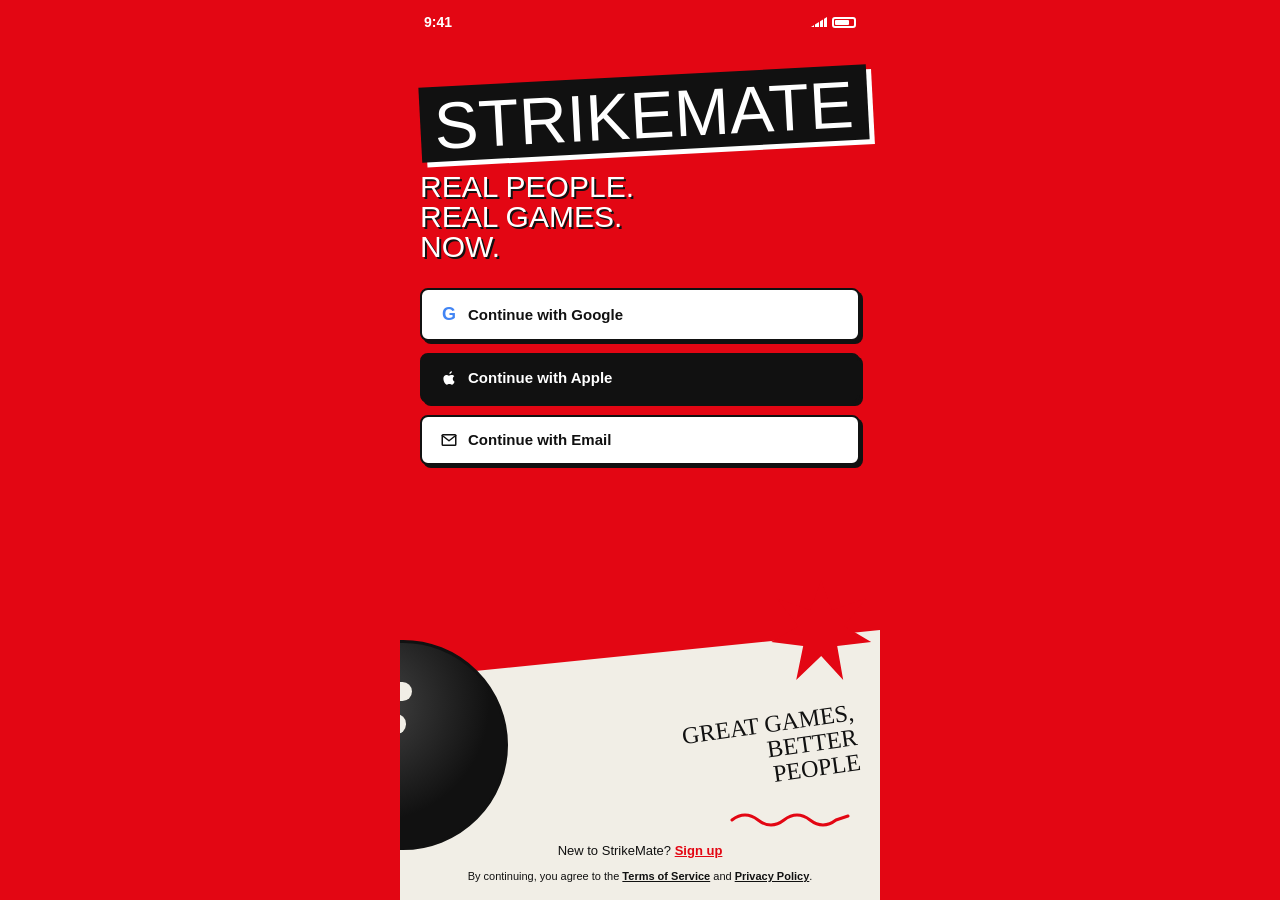
<file: index.html>
<!DOCTYPE html>
<html lang="en">
<head>
<meta charset="UTF-8">
<meta http-equiv="refresh" content="0; url=wireframes/01-login.html">
<title>StrikeMate</title>
</head>
<body>
<a href="wireframes/01-login.html">Open StrikeMate</a>
</body>
</html>
</file>
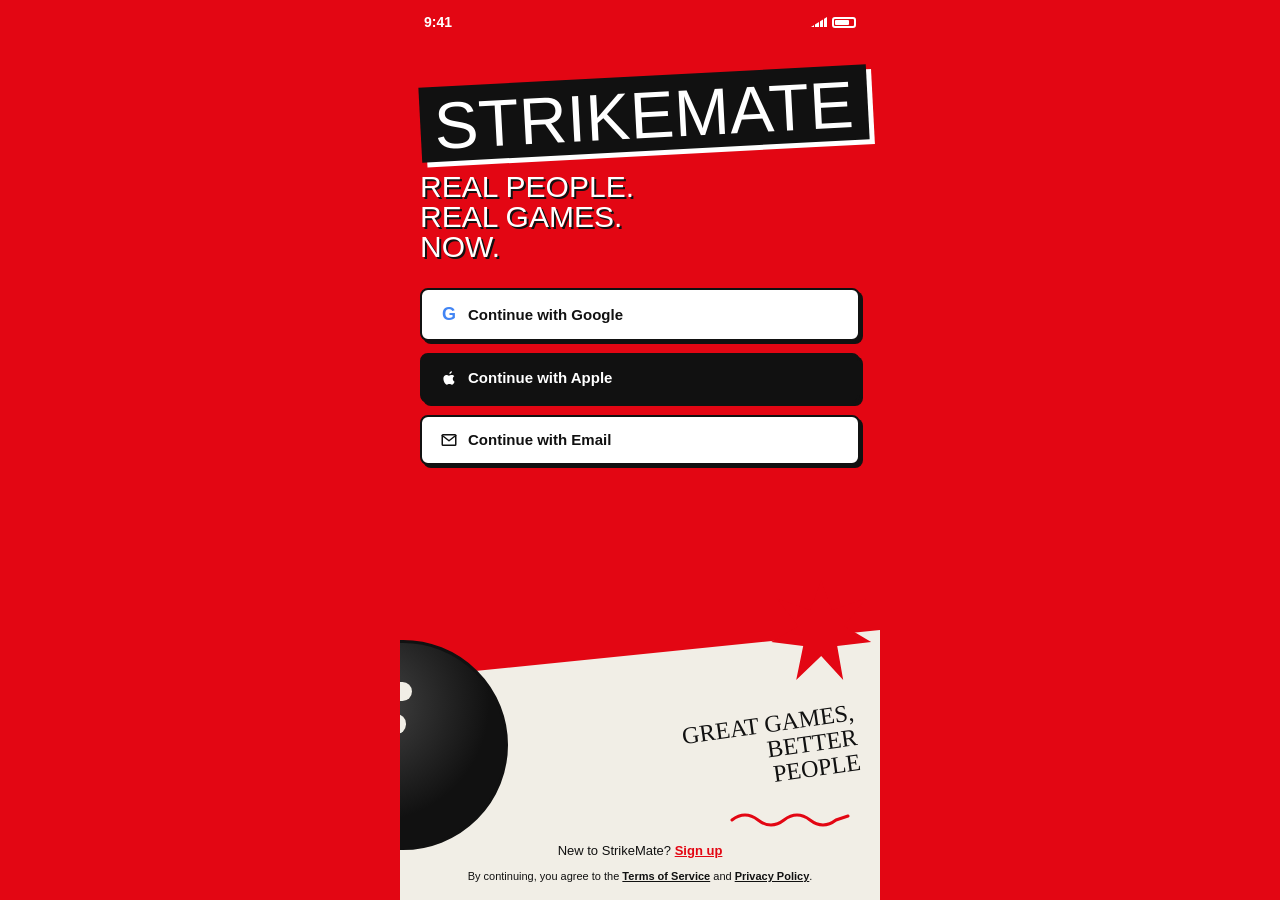
<file: wireframes/01-login.html>
<!DOCTYPE html>
<html lang="en">
<head>
<meta charset="UTF-8">
<meta name="viewport" content="width=device-width, initial-scale=1, viewport-fit=cover">
<meta name="theme-color" content="#E30613">
<meta name="apple-mobile-web-app-capable" content="yes">
<meta name="apple-mobile-web-app-status-bar-style" content="black-translucent">
<link rel="stylesheet" href="style.css">
<style>
  .content { overflow: visible; padding-left: max(20px, env(safe-area-inset-left)); padding-right: max(20px, env(safe-area-inset-right)); }

  .logo { display: inline-block; background: var(--ink); color: var(--white); font-size: clamp(44px, 15.5vw, 66px); padding: 8px 14px 4px; transform: rotate(-3deg); margin-top: clamp(14px, 3.5dvh, 34px); box-shadow: 5px 5px 0 var(--white); }
  .tagline { font-family: var(--display); font-size: clamp(22px, 7vw, 30px); color: var(--white); text-transform: uppercase; line-height: 1; margin-top: clamp(12px, 2.4dvh, 22px); text-shadow: 2px 2px 0 var(--ink); }
  .loc { display: inline-flex; align-items: center; gap: 6px; background: var(--white); border: 2px solid var(--ink); border-radius: 999px; padding: 5px 12px; font-size: 12px; font-weight: 700; margin-top: clamp(10px, 2dvh, 18px); }
  .auth { display: flex; flex-direction: column; gap: 12px; margin-top: clamp(14px, 3dvh, 26px); position: relative; z-index: 2; }
  .auth .btn { justify-content: flex-start; padding: 14px 18px; font-size: 15px; }
  .g { font-weight: 900; font-size: 18px; color: #4285F4; width: 18px; text-align: center; }
  .bottom { position: absolute; left: 0; right: 0; bottom: 0; height: clamp(190px, 30dvh, 280px); background: var(--paper); clip-path: polygon(0 18%, 100% 0, 100% 100%, 0 100%); }
  .ball { position: absolute; left: -8vw; bottom: calc(50px + env(safe-area-inset-bottom)); width: clamp(140px, 48vw, 210px); aspect-ratio: 1; border-radius: 50%; background: radial-gradient(circle at 35% 30%, #444, #111 60%); border: 3px solid var(--ink); }
  .ball i { position: absolute; width: 9.5%; aspect-ratio: 1; border-radius: 50%; background: var(--paper); }
  .burst { position: absolute; left: 29vw; bottom: calc(clamp(140px, 48vw, 210px) + 10px + env(safe-area-inset-bottom)); width: clamp(70px, 24vw, 100px); aspect-ratio: 1; background: var(--red); clip-path: polygon(50% 0, 61% 30%, 95% 18%, 73% 46%, 100% 62%, 66% 66%, 72% 100%, 50% 76%, 25% 100%, 32% 66%, 0 62%, 27% 46%, 5% 18%, 39% 30%); }
  .slogan { position: absolute; right: 22px; bottom: calc(112px + env(safe-area-inset-bottom)); font-family: var(--hand); font-size: clamp(18px, 5.8vw, 24px); line-height: 1.05; transform: rotate(-8deg); text-align: right; }
  .wave { right: 30px; bottom: calc(72px + env(safe-area-inset-bottom)); }
  .register { position: absolute; left: 0; right: 0; bottom: calc(42px + env(safe-area-inset-bottom)); color: var(--ink); text-align: center; font-size: 13px; }
  .register b { color: var(--red); text-decoration: underline; }
  .terms { position: absolute; left: 0; right: 0; bottom: calc(18px + env(safe-area-inset-bottom)); text-align: center; font-size: 11px; padding: 0 20px; }

  /* Short screens (e.g. iPhone SE) */
  @media (max-height: 700px) {
    .tagline br:last-of-type { display: none; }
    .ball, .burst { display: none; }
    .slogan { bottom: calc(60px + env(safe-area-inset-bottom)); }
    .wave { display: none; }
  }
</style>
</head>
<body class="red">
<div class="screen">
  <div class="status" style="color:#fff"><span>9:41</span><span class="icons"><span class="sig"></span><span class="bat"></span></span></div>

  <img src="assets/qubica-logo.png" alt="Qubica" style="position:absolute;right:26px;top:70px;width:64px;height:auto">

  <div class="content">
    <div class="display logo">StrikeMate</div>
    <div class="tagline">Real people.<br>Real games.<br>Now.</div>
    <div class="auth">
      <div class="btn" onclick="location.href='02-community.html'"><span class="g">G</span>Continue with Google</div>
      <div class="btn black" onclick="location.href='02-community.html'"><svg class="i" viewBox="0 0 24 24" style="fill:#fff;stroke:none"><path d="M16 3c0 2-1.6 3.6-3.4 3.5C12.4 4.6 14.1 3 16 3zM19.5 17c-.8 1.9-2 4-3.6 4-1.4 0-1.8-.9-3.4-.9s-2.1.9-3.4.9C7.3 21 4.5 16.7 4.5 12.8c0-3 2-4.8 3.9-4.8 1.4 0 2.4.9 3.5.9 1 0 2.3-1 3.9-.9 1.3 0 2.6.7 3.3 1.8-3 1.7-2.4 6 .4 7.2z"/></svg>Continue with Apple</div>
      <div class="btn" onclick="location.href='02-community.html'"><svg class="i" viewBox="0 0 24 24"><rect x="3" y="5" width="18" height="14" rx="1"/><path d="M3 6l9 7 9-7"/></svg>Continue with Email</div>
    </div>
  </div>

  <div class="bottom"></div>
  <div class="burst"></div>
  <div class="ball"><i style="left:30%;top:23%"></i><i style="left:45%;top:19%"></i><i style="left:42%;top:35%"></i></div>
  <div class="slogan">GREAT GAMES,<br>BETTER<br>PEOPLE</div>
  <svg class="scribble wave" width="120" height="20" viewBox="0 0 120 20"><path d="M2 12 Q 15 2 28 12 T 54 12 T 80 12 T 106 12 L 118 8"/></svg>
  <div class="register">New to StrikeMate? <b>Sign up</b></div>
  <div class="terms">By continuing, you agree to the <b><u>Terms of Service</u></b> and <b><u>Privacy Policy</u></b>.</div>
</div>
</body>
</html>
</file>
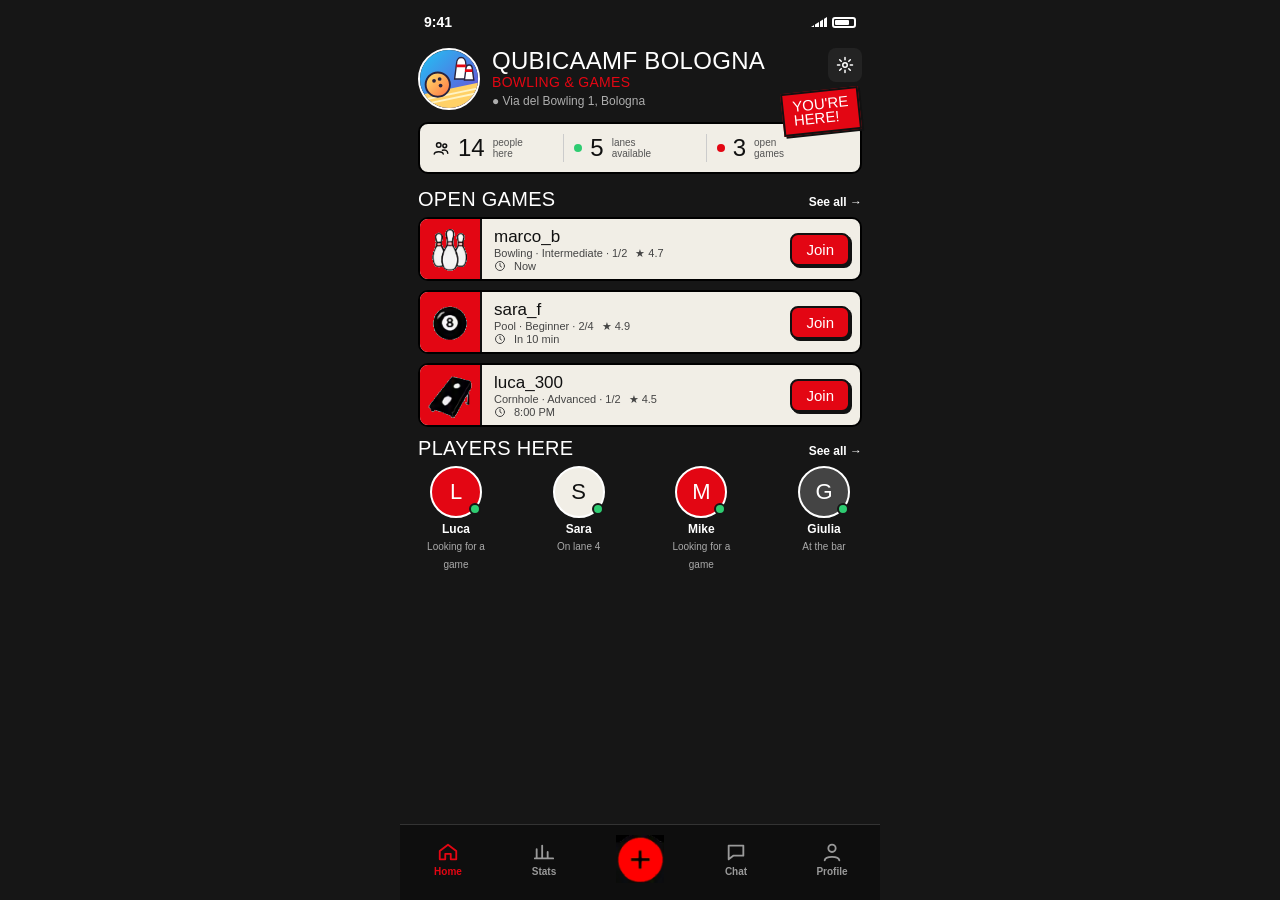
<file: wireframes/02-community.html>
<!DOCTYPE html>
<html lang="en">
<head>
<meta charset="UTF-8">
<meta name="viewport" content="width=device-width, initial-scale=1, viewport-fit=cover">
<meta name="theme-color" content="#161616">
<link rel="stylesheet" href="style.css">
<style>
  .venue { display: flex; gap: 12px; align-items: center; padding: 4px 18px 0; position: relative; }
  .venue-img { width: 62px; height: 62px; border-radius: 50%; border: 2px solid var(--white); overflow: hidden; flex-shrink: 0; }
  .venue-img svg { display: block; width: 100%; height: 100%; }
  .gear { position: absolute; right: 18px; top: 4px; width: 34px; height: 34px; border-radius: 8px; background: var(--dark-2); display: flex; align-items: center; justify-content: center; }
  .venue .sticker { right: 20px; top: 46px; font-size: 15px; }
  .tabs { display: flex; margin: 16px 18px 0; background: var(--dark-2); border-radius: 8px; padding: 3px; }
  .tabs div { flex: 1; text-align: center; padding: 7px; font-size: 12px; font-weight: 700; border-radius: 6px; color: #bbb; }
  .tabs .on { background: var(--red); color: var(--white); }
  .stats { display: flex; padding: 10px 12px; margin-top: 12px; }
  .stats > div { flex: 1; display: flex; gap: 8px; align-items: center; }
  .stats > div + div { border-left: 1px solid #ccc; padding-left: 10px; }
  .stats .n { font-family: var(--display); font-size: 24px; }
  .stats .t { font-size: 10px; line-height: 1.15; color: #555; }
  .game { display: flex; align-items: center; gap: 12px; padding: 0 10px 0 0; margin-bottom: 9px; overflow: hidden; height: 64px; }
  .game .ic { width: 62px; align-self: stretch; display: flex; align-items: center; justify-content: center; border-right: 2px solid var(--ink); }
  .game .ic.r { background: var(--red); } .game .ic.k { background: var(--red); } .game .ic.p { background: var(--red); }
  .game .ic svg { width: 30px; height: 30px; stroke: var(--white); }
  .game .ic img { width: 100%; height: 100%; object-fit: cover; }
  .game .info { flex: 1; }
  .game .name { font-family: var(--display); font-size: 17px; }
  .game .meta { font-size: 11px; color: #444; display: flex; gap: 8px; align-items: center; }
  .game .meta svg.i { width: 12px; height: 12px; }
  .people { display: flex; justify-content: space-between; }
  .person { text-align: center; width: 76px; }
  .person .av { width: 52px; height: 52px; margin: 0 auto 4px; border-radius: 50%; border: 2px solid var(--white); position: relative; display: flex; align-items: center; justify-content: center; font-family: var(--display); font-size: 22px; }
  .person .av .dot { position: absolute; right: -1px; bottom: 1px; border: 2px solid var(--dark); width: 12px; height: 12px; }
  .person b { font-size: 12px; display: block; }
  .person span { font-size: 10px; color: #aaa; }
</style>
</head>
<body class="dark">
<div class="screen">
  <div class="status"><span>9:41</span><span class="icons"><span class="sig"></span><span class="bat"></span></span></div>

  <div class="venue">
    <div class="venue-img">
      <svg viewBox="0 0 62 62" role="img" aria-label="Colorful bowling illustration">
        <defs>
          <linearGradient id="venue-bg" x1="0" y1="0" x2="1" y2="1"><stop stop-color="#20C4F4"/><stop offset="1" stop-color="#7145D6"/></linearGradient>
          <linearGradient id="venue-ball" x1="0" y1="0" x2="1" y2="1"><stop stop-color="#FFE66D"/><stop offset="1" stop-color="#FF7043"/></linearGradient>
        </defs>
        <rect width="62" height="62" fill="url(#venue-bg)"/>
        <path d="M0 48 62 35v27H0z" fill="#FFD166"/>
        <path d="m0 54 62-13M0 59l62-13" stroke="#FFF3C4" stroke-width="2"/>
        <g fill="#fff" stroke="#29233E" stroke-width="1.5">
          <path d="M39 15c0-4 2-7 5-7s5 3 5 7l2 16H37z"/>
          <path d="M49 21c0-3 1.5-5 3.5-5s3.5 2 3.5 5l1.5 11h-10z"/>
        </g>
        <path d="M39 17h10M48 22h8" stroke="#E30613" stroke-width="3"/>
        <circle cx="19" cy="37" r="13" fill="url(#venue-ball)" stroke="#29233E" stroke-width="2"/>
        <circle cx="15" cy="33" r="2" fill="#29233E"/>
        <circle cx="21" cy="31" r="2" fill="#29233E"/>
        <circle cx="22" cy="38" r="2" fill="#29233E"/>
      </svg>
    </div>
    <div>
      <div class="display" style="font-size:24px">QubicaAMF Bologna</div>
      <div class="display" style="font-size:14px;color:var(--red);margin-top:3px">Bowling &amp; Games</div>
      <div class="muted" style="margin-top:4px">&#9679; Via del Bowling 1, Bologna</div>
    </div>
    <div class="gear"><svg class="i" viewBox="0 0 24 24"><circle cx="12" cy="12" r="3"/><path d="M12 2v3M12 19v3M2 12h3M19 12h3M4.9 4.9l2.1 2.1M17 17l2.1 2.1M4.9 19.1L7 17M17 7l2.1-2.1"/></svg></div>
    <div class="sticker">You're<br>here!</div>
  </div>

  <div class="content">
    <div class="card stats">
      <div><svg class="i" viewBox="0 0 24 24"><circle cx="9" cy="8" r="3"/><circle cx="17" cy="9" r="2.5"/><path d="M3 20c.5-4 11.5-4 12 0M14 15c3-1 7 0 7 4"/></svg><span class="n">14</span><span class="t">people<br>here</span></div>
      <div><span class="dot green"></span><span class="n">5</span><span class="t">lanes<br>available</span></div>
      <div><span class="dot"></span><span class="n">3</span><span class="t">open<br>games</span></div>
    </div>

    <div class="section-title"><span class="display">Open games</span><span class="more">See all &rarr;</span></div>

    <div class="card game">
      <div class="ic r"><img src="assets/game-pins.png" alt="Bowling pins"></div>
      <div class="info">
        <div class="name">marco_b</div>
        <div class="meta"><span>Bowling &middot; Intermediate &middot; 1/2</span><span>&#9733; 4.7</span></div>
        <div class="meta"><svg class="i" viewBox="0 0 24 24"><circle cx="12" cy="12" r="9"/><path d="M12 7v5l3 2"/></svg>Now</div>
      </div>
      <div class="btn join" onclick="location.href='08-join.html'">Join</div>
    </div>

    <div class="card game">
      <div class="ic k"><img src="assets/game-eight-ball.png" alt="Eight ball"></div>
      <div class="info">
        <div class="name">sara_f</div>
        <div class="meta"><span>Pool &middot; Beginner &middot; 2/4</span><span>&#9733; 4.9</span></div>
        <div class="meta"><svg class="i" viewBox="0 0 24 24"><circle cx="12" cy="12" r="9"/><path d="M12 7v5l3 2"/></svg>In 10 min</div>
      </div>
      <div class="btn join">Join</div>
    </div>

    <div class="card game">
      <div class="ic p"><img src="assets/game-dominoes.png" alt="Dominoes"></div>
      <div class="info">
        <div class="name">luca_300</div>
        <div class="meta"><span>Cornhole &middot; Advanced &middot; 1/2</span><span>&#9733; 4.5</span></div>
        <div class="meta"><svg class="i" viewBox="0 0 24 24"><circle cx="12" cy="12" r="9"/><path d="M12 7v5l3 2"/></svg>8:00 PM</div>
      </div>
      <div class="btn join">Join</div>
    </div>

    <div class="section-title" style="margin-top:12px"><span class="display">Players here</span><span class="more">See all &rarr;</span></div>
    <div class="people">
      <div class="person"><div class="av" style="background:var(--red)">L<span class="dot green"></span></div><b>Luca</b><span>Looking for a game</span></div>
      <div class="person"><div class="av" style="background:var(--paper);color:var(--ink)">S<span class="dot green"></span></div><b>Sara</b><span>On lane 4</span></div>
      <div class="person"><div class="av" style="background:var(--red)">M<span class="dot green"></span></div><b>Mike</b><span>Looking for a game</span></div>
      <div class="person"><div class="av" style="background:#444">G<span class="dot green"></span></div><b>Giulia</b><span>At the bar</span></div>
    </div>
  </div>

  <div class="nav">
    <div class="on"><svg class="i" viewBox="0 0 24 24"><path d="M3 11l9-7 9 7v9h-6v-6H9v6H3z"/></svg>Home</div>
    <div><svg class="i" viewBox="0 0 24 24"><path d="M4 19V9M10 19V5M16 19v-7M22 19H2"/></svg>Stats</div>
    <div class="plus" onclick="location.href='03-create.html'"><img src="assets/create-button.png" alt="Create a new game"></div>
    <div><svg class="i" viewBox="0 0 24 24"><path d="M4 5h16v11H9l-5 4z"/></svg>Chat</div>
    <div onclick="location.href='04-profile.html'"><svg class="i" viewBox="0 0 24 24"><circle cx="12" cy="8" r="4"/><path d="M4 21c1-5 15-5 16 0"/></svg>Profile</div>
  </div>
</div>
</body>
</html>
</file>
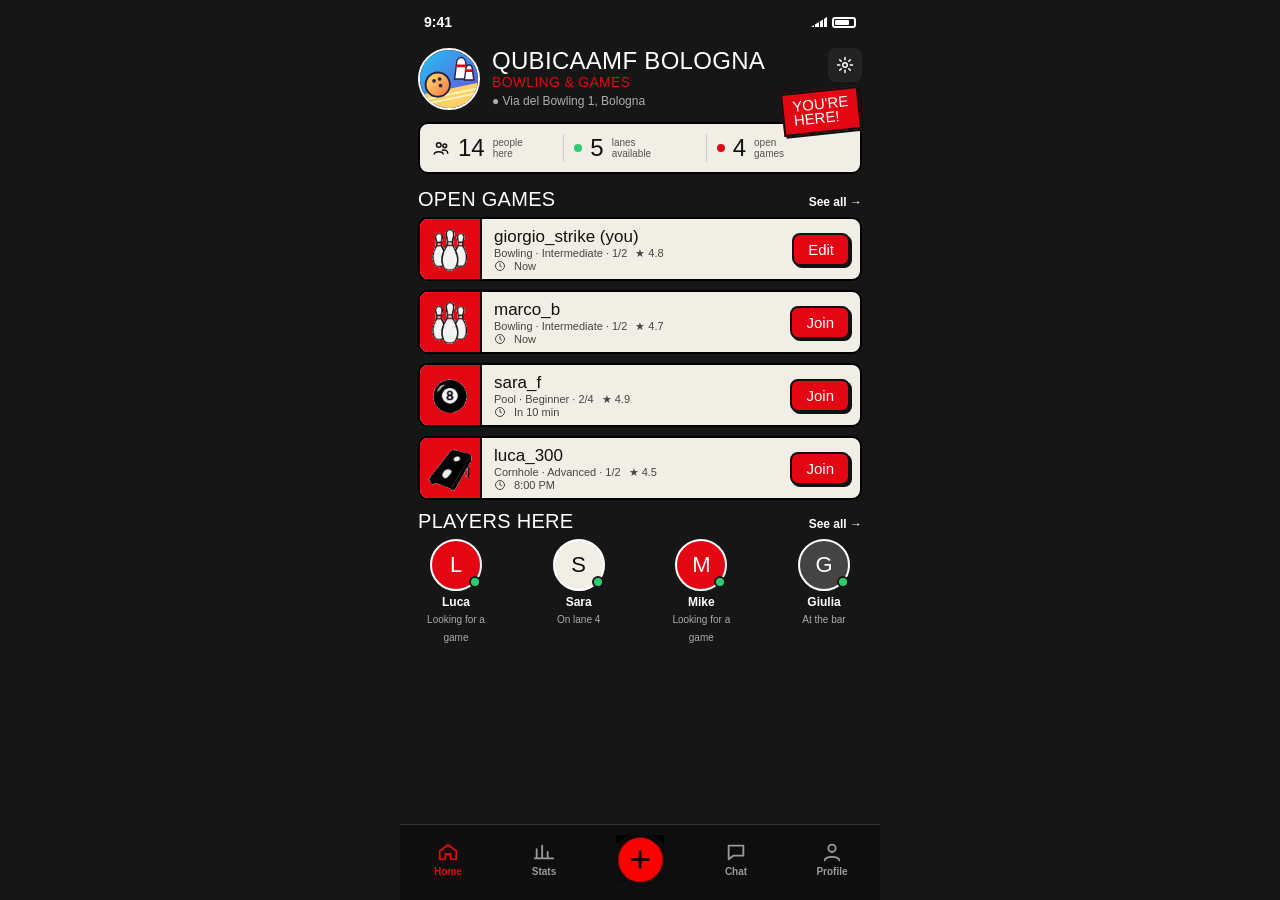
<file: wireframes/02B-community.html>
<!DOCTYPE html>
<html lang="en">
<head>
<meta charset="UTF-8">
<meta name="viewport" content="width=device-width, initial-scale=1, viewport-fit=cover">
<meta name="theme-color" content="#161616">
<link rel="stylesheet" href="style.css">
<style>
  .venue { display: flex; gap: 12px; align-items: center; padding: 4px 18px 0; position: relative; }
  .venue-img { width: 62px; height: 62px; border-radius: 50%; border: 2px solid var(--white); overflow: hidden; flex-shrink: 0; }
  .venue-img svg { display: block; width: 100%; height: 100%; }
  .gear { position: absolute; right: 18px; top: 4px; width: 34px; height: 34px; border-radius: 8px; background: var(--dark-2); display: flex; align-items: center; justify-content: center; }
  .venue .sticker { right: 20px; top: 46px; font-size: 15px; }
  .tabs { display: flex; margin: 16px 18px 0; background: var(--dark-2); border-radius: 8px; padding: 3px; }
  .tabs div { flex: 1; text-align: center; padding: 7px; font-size: 12px; font-weight: 700; border-radius: 6px; color: #bbb; }
  .tabs .on { background: var(--red); color: var(--white); }
  .stats { display: flex; padding: 10px 12px; margin-top: 12px; }
  .stats > div { flex: 1; display: flex; gap: 8px; align-items: center; }
  .stats > div + div { border-left: 1px solid #ccc; padding-left: 10px; }
  .stats .n { font-family: var(--display); font-size: 24px; }
  .stats .t { font-size: 10px; line-height: 1.15; color: #555; }
  .game { display: flex; align-items: center; gap: 12px; padding: 0 10px 0 0; margin-bottom: 9px; overflow: hidden; height: 64px; }
  .game .ic { width: 62px; align-self: stretch; display: flex; align-items: center; justify-content: center; border-right: 2px solid var(--ink); }
  .game .ic.r { background: var(--red); } .game .ic.k { background: var(--red); } .game .ic.p { background: var(--red); }
  .game .ic svg { width: 30px; height: 30px; stroke: var(--white); }
  .game .ic img { width: 100%; height: 100%; object-fit: cover; }
  .game .info { flex: 1; }
  .game .name { font-family: var(--display); font-size: 17px; }
  .game .meta { font-size: 11px; color: #444; display: flex; gap: 8px; align-items: center; }
  .game .meta svg.i { width: 12px; height: 12px; }
  .people { display: flex; justify-content: space-between; }
  .person { text-align: center; width: 76px; }
  .person .av { width: 52px; height: 52px; margin: 0 auto 4px; border-radius: 50%; border: 2px solid var(--white); position: relative; display: flex; align-items: center; justify-content: center; font-family: var(--display); font-size: 22px; }
  .person .av .dot { position: absolute; right: -1px; bottom: 1px; border: 2px solid var(--dark); width: 12px; height: 12px; }
  .person b { font-size: 12px; display: block; }
  .person span { font-size: 10px; color: #aaa; }
</style>
</head>
<body class="dark">
<div class="screen">
  <div class="status"><span>9:41</span><span class="icons"><span class="sig"></span><span class="bat"></span></span></div>

  <div class="venue">
    <div class="venue-img">
      <svg viewBox="0 0 62 62" role="img" aria-label="Colorful bowling illustration">
        <defs>
          <linearGradient id="venue-bg" x1="0" y1="0" x2="1" y2="1"><stop stop-color="#20C4F4"/><stop offset="1" stop-color="#7145D6"/></linearGradient>
          <linearGradient id="venue-ball" x1="0" y1="0" x2="1" y2="1"><stop stop-color="#FFE66D"/><stop offset="1" stop-color="#FF7043"/></linearGradient>
        </defs>
        <rect width="62" height="62" fill="url(#venue-bg)"/>
        <path d="M0 48 62 35v27H0z" fill="#FFD166"/>
        <path d="m0 54 62-13M0 59l62-13" stroke="#FFF3C4" stroke-width="2"/>
        <g fill="#fff" stroke="#29233E" stroke-width="1.5">
          <path d="M39 15c0-4 2-7 5-7s5 3 5 7l2 16H37z"/>
          <path d="M49 21c0-3 1.5-5 3.5-5s3.5 2 3.5 5l1.5 11h-10z"/>
        </g>
        <path d="M39 17h10M48 22h8" stroke="#E30613" stroke-width="3"/>
        <circle cx="19" cy="37" r="13" fill="url(#venue-ball)" stroke="#29233E" stroke-width="2"/>
        <circle cx="15" cy="33" r="2" fill="#29233E"/>
        <circle cx="21" cy="31" r="2" fill="#29233E"/>
        <circle cx="22" cy="38" r="2" fill="#29233E"/>
      </svg>
    </div>
    <div>
      <div class="display" style="font-size:24px">QubicaAMF Bologna</div>
      <div class="display" style="font-size:14px;color:var(--red);margin-top:3px">Bowling &amp; Games</div>
      <div class="muted" style="margin-top:4px">&#9679; Via del Bowling 1, Bologna</div>
    </div>
    <div class="gear"><svg class="i" viewBox="0 0 24 24"><circle cx="12" cy="12" r="3"/><path d="M12 2v3M12 19v3M2 12h3M19 12h3M4.9 4.9l2.1 2.1M17 17l2.1 2.1M4.9 19.1L7 17M17 7l2.1-2.1"/></svg></div>
    <div class="sticker">You're<br>here!</div>
  </div>

  <div class="content">
    <div class="card stats">
      <div><svg class="i" viewBox="0 0 24 24"><circle cx="9" cy="8" r="3"/><circle cx="17" cy="9" r="2.5"/><path d="M3 20c.5-4 11.5-4 12 0M14 15c3-1 7 0 7 4"/></svg><span class="n">14</span><span class="t">people<br>here</span></div>
      <div><span class="dot green"></span><span class="n">5</span><span class="t">lanes<br>available</span></div>
      <div>      <span class="dot"></span><span class="n">4</span><span class="t">open<br>games</span></div>
    </div>

    <div class="section-title"><span class="display">Open games</span><span class="more">See all &rarr;</span></div>

          <div class="card game">
            <div class="ic r"><img src="assets/game-pins.png" alt="Bowling pins"></div>
            <div class="info">
              <div class="name">giorgio_strike (you)</div>
              <div class="meta"><span>Bowling &middot; Intermediate &middot; 1/2</span><span>&#9733; 4.8</span></div>
              <div class="meta"><svg class="i" viewBox="0 0 24 24"><circle cx="12" cy="12" r="9"/><path d="M12 7v5l3 2"/></svg>Now</div>
            </div>
            <div class="btn join" onclick="location.href='05-notification.html'">Edit</div>
          </div>
    <div class="card game">
      <div class="ic r"><img src="assets/game-pins.png" alt="Bowling pins"></div>
      <div class="info">
        <div class="name">marco_b</div>
        <div class="meta"><span>Bowling &middot; Intermediate &middot; 1/2</span><span>&#9733; 4.7</span></div>
        <div class="meta"><svg class="i" viewBox="0 0 24 24"><circle cx="12" cy="12" r="9"/><path d="M12 7v5l3 2"/></svg>Now</div>
      </div>
      <div class="btn join">Join</div>
    </div>

    <div class="card game">
      <div class="ic k"><img src="assets/game-eight-ball.png" alt="Eight ball"></div>
      <div class="info">
        <div class="name">sara_f</div>
        <div class="meta"><span>Pool &middot; Beginner &middot; 2/4</span><span>&#9733; 4.9</span></div>
        <div class="meta"><svg class="i" viewBox="0 0 24 24"><circle cx="12" cy="12" r="9"/><path d="M12 7v5l3 2"/></svg>In 10 min</div>
      </div>
      <div class="btn join">Join</div>
    </div>

    <div class="card game">
      <div class="ic p"><img src="assets/game-dominoes.png" alt="Dominoes"></div>
      <div class="info">
        <div class="name">luca_300</div>
        <div class="meta"><span>Cornhole &middot; Advanced &middot; 1/2</span><span>&#9733; 4.5</span></div>
        <div class="meta"><svg class="i" viewBox="0 0 24 24"><circle cx="12" cy="12" r="9"/><path d="M12 7v5l3 2"/></svg>8:00 PM</div>
      </div>
      <div class="btn join">Join</div>
    </div>

    <div class="section-title" style="margin-top:12px"><span class="display">Players here</span><span class="more">See all &rarr;</span></div>
    <div class="people">
      <div class="person"><div class="av" style="background:var(--red)">L<span class="dot green"></span></div><b>Luca</b><span>Looking for a game</span></div>
      <div class="person"><div class="av" style="background:var(--paper);color:var(--ink)">S<span class="dot green"></span></div><b>Sara</b><span>On lane 4</span></div>
      <div class="person"><div class="av" style="background:var(--red)">M<span class="dot green"></span></div><b>Mike</b><span>Looking for a game</span></div>
      <div class="person"><div class="av" style="background:#444">G<span class="dot green"></span></div><b>Giulia</b><span>At the bar</span></div>
    </div>
  </div>

  <div class="nav">
    <div class="on"><svg class="i" viewBox="0 0 24 24"><path d="M3 11l9-7 9 7v9h-6v-6H9v6H3z"/></svg>Home</div>
    <div><svg class="i" viewBox="0 0 24 24"><path d="M4 19V9M10 19V5M16 19v-7M22 19H2"/></svg>Stats</div>
    <div class="plus" onclick="location.href='03-create.html'"><img src="assets/create-button.png" alt="Create a new game"></div>
    <div><svg class="i" viewBox="0 0 24 24"><path d="M4 5h16v11H9l-5 4z"/></svg>Chat</div>
    <div onclick="location.href='04-profile.html'"><svg class="i" viewBox="0 0 24 24"><circle cx="12" cy="8" r="4"/><path d="M4 21c1-5 15-5 16 0"/></svg>Profile</div>
  </div>
</div>
</body>
</html>
</file>
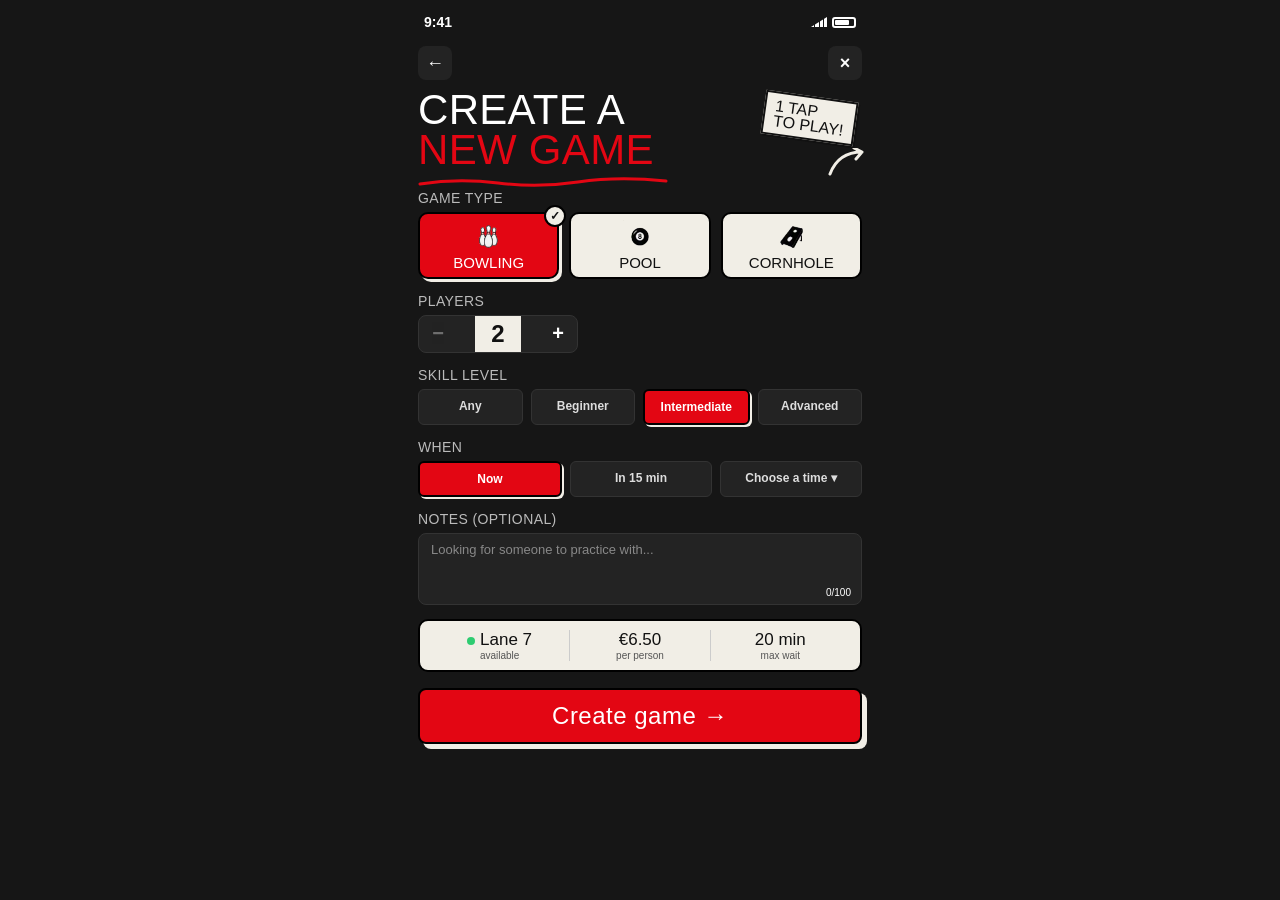
<file: wireframes/03-create.html>
<!DOCTYPE html>
<html lang="en">
<head>
<meta charset="UTF-8">
<meta name="viewport" content="width=device-width, initial-scale=1, viewport-fit=cover">
<meta name="theme-color" content="#161616">
<link rel="stylesheet" href="style.css">
<style>
  .top { display: flex; justify-content: space-between; align-items: center; padding: 2px 18px 0; }
  .top .ib { width: 34px; height: 34px; border-radius: 8px; background: var(--dark-2); display: flex; align-items: center; justify-content: center; font-weight: 700; font-size: 18px; }
  .title { position: relative; margin-top: 10px; }
  .title .display { font-size: 42px; }
  .title .display em { font-style: normal; color: var(--red); }
  .title .sticker { right: 6px; top: 6px; font-size: 16px; background: var(--paper); color: var(--ink); transform: rotate(8deg); }

  .label { color: #bbb; }

  .modes { display: flex; gap: 10px; }
  .mode { flex: 1; border: 2px solid #000; border-radius: 10px; background: var(--paper); color: var(--ink); padding: 6px; text-align: center; position: relative; }
  .mode img { width: 40px; height: 32px; display: block; object-fit: contain; margin: 0 auto 2px; }
  .mode b { font-family: var(--display); font-weight: 400; font-size: 15px; text-transform: uppercase; display: block; }
  .mode small { font-size: 9px; color: #555; }
  .mode.on { background: var(--red); color: var(--white); box-shadow: 3px 3px 0 var(--paper); }
  .mode.on small { color: #ffd6d3; }
  .mode .chk { position: absolute; top: -9px; right: -9px; width: 22px; height: 22px; border-radius: 50%; background: var(--paper); color: var(--ink); border: 2px solid #000; font-size: 12px; font-weight: 900; display: none; align-items: center; justify-content: center; }
  .mode.on .chk { display: flex; }

  .opt { background: var(--dark-2); color: #ddd; border: 1px solid var(--line); }
  .opt.on { background: var(--red); color: var(--white); border: 2px solid #000; box-shadow: 2px 2px 0 var(--paper); }

  .stepper { display: flex; align-items: center; border: 1px solid var(--line); border-radius: 8px; overflow: hidden; background: var(--dark-2); }
  .stepper button { appearance: none; border: 0; padding: 0; background: transparent; color: inherit; font: inherit; cursor: pointer; }
  .stepper button:disabled { opacity: .35; cursor: default; }
  .stepper span, .stepper button { width: 38px; height: 36px; display: flex; align-items: center; justify-content: center; font-size: 20px; font-weight: 700; }
  .stepper .v { font-family: var(--display); font-size: 24px; background: var(--paper); color: var(--ink); width: 46px; }
  .player-control { width: 160px; }
  .player-control .stepper { width: 100%; justify-content: space-between; }

  .note { border: 1px solid var(--line); border-radius: 8px; background: var(--dark-2); padding: 8px 12px 20px; font-size: 13px; height: 72px; position: relative; }
  .note textarea { display: block; width: 100%; height: 100%; padding: 0; border: 0; outline: 0; background: transparent; color: #ddd; font: inherit; resize: none; }
  .note textarea::placeholder { color: #888; opacity: 1; }
  .note small { position: absolute; right: 10px; bottom: 6px; font-size: 10px; }

  .summary { display: flex; padding: 9px 10px; margin: 14px 0 16px; }
  .summary > div { flex: 1; text-align: center; }
  .summary > div + div { border-left: 1px solid #ccc; }
  .summary .n { font-family: var(--display); font-size: 17px; }
  .summary .t { font-size: 10px; color: #555; }

  .btn.big { background: var(--red); color: var(--white); border-color: #000; box-shadow: 5px 5px 0 var(--paper); }
</style>
</head>
<body class="dark">
<div class="screen">
  <div class="status"><span>9:41</span><span class="icons"><span class="sig"></span><span class="bat"></span></span></div>
  <div class="top"><div class="ib" onclick="location.href='02-community.html'">&larr;</div><div class="ib" onclick="location.href='02-community.html'">&times;</div></div>

  <div class="content">
    <div class="title">
      <div class="display">Create a<br><em>new game</em></div>
      <div class="sticker">1 tap<br>to play!</div>
      <svg class="scribble" style="left:0;top:86px" width="250" height="12" viewBox="0 0 250 12"><path d="M2 8 Q 40 2 80 7 T 160 6 T 248 5"/></svg>
      <svg class="scribble" style="right:-4px;top:58px;stroke:var(--paper)" width="40" height="30" viewBox="0 0 40 30"><path d="M4 26 C 10 10, 22 4, 36 4 M28 0 L36 4 L30 11"/></svg>
    </div>

    <div class="label" style="margin-top:20px">Game type</div>
    <div class="modes" role="radiogroup" aria-label="Game type">
      <div class="mode on" role="radio" tabindex="0" aria-checked="true"><span class="chk" aria-hidden="true">&#10003;</span><img src="assets/game-pins.png" alt="Bowling pins"><b>Bowling</b></div>
      <div class="mode" role="radio" tabindex="0" aria-checked="false"><span class="chk" aria-hidden="true">&#10003;</span><img src="assets/game-eight-ball.png" alt="Pool eight ball"><b>Pool</b></div>
      <div class="mode" role="radio" tabindex="0" aria-checked="false"><span class="chk" aria-hidden="true">&#10003;</span><img src="assets/game-dominoes.png" alt="Cornhole board and bags"><b>Cornhole</b></div>
    </div>

    <div class="player-control">
      <div class="label">Players</div>
      <div class="stepper">
        <button type="button" id="players-minus" aria-label="Remove a player">&minus;</button>
        <span class="v" id="players-value" aria-live="polite">2</span>
        <button type="button" id="players-plus" aria-label="Add a player">+</button>
      </div>
    </div>
    <script>
      (function () {
        var MIN = 2, MAX = 6, count = 2;
        var value = document.getElementById('players-value');
        var minus = document.getElementById('players-minus');
        var plus = document.getElementById('players-plus');
        function render() {
          value.textContent = count;
          minus.disabled = count <= MIN;
          plus.disabled = count >= MAX;
        }
        minus.addEventListener('click', function () { if (count > MIN) { count--; render(); } });
        plus.addEventListener('click', function () { if (count < MAX) { count++; render(); } });
        render();
      })();
    </script>

    <div class="label">Skill level</div>
    <div class="opts" id="skill-opts" role="radiogroup" aria-label="Skill level">
      <div class="opt" role="radio" tabindex="0" aria-checked="false">Any</div>
      <div class="opt" role="radio" tabindex="0" aria-checked="false">Beginner</div>
      <div class="opt on" role="radio" tabindex="0" aria-checked="true">Intermediate</div>
      <div class="opt" role="radio" tabindex="0" aria-checked="false">Advanced</div>
    </div>

    <div class="label">When</div>
    <div class="opts" id="when-opts" role="radiogroup" aria-label="When">
      <div class="opt on" role="radio" tabindex="0" aria-checked="true">Now</div>
      <div class="opt" role="radio" tabindex="0" aria-checked="false">In 15 min</div>
      <div class="opt" role="radio" tabindex="0" aria-checked="false">Choose a time &#9662;</div>
    </div>
    <script>
      document.querySelectorAll('[role="radiogroup"]').forEach(function (group) {
        var opts = group.querySelectorAll('[role="radio"]');
        function select(target) {
          opts.forEach(function (o) {
            var on = o === target;
            o.classList.toggle('on', on);
            o.setAttribute('aria-checked', on);
          });
        }
        opts.forEach(function (o) {
          o.style.cursor = 'pointer';
          o.addEventListener('click', function () { select(o); });
          o.addEventListener('keydown', function (e) {
            if (e.key === 'Enter' || e.key === ' ') { e.preventDefault(); select(o); }
          });
        });
      });
    </script>

    <div class="label">Notes (optional)</div>
    <div class="note">
      <textarea maxlength="100" placeholder="Looking for someone to practice with..." aria-label="Optional game notes" oninput="document.getElementById('note-count').textContent = this.value.length + '/100'"></textarea>
      <small id="note-count">0/100</small>
    </div>

    <div class="card summary">
      <div><div class="n"><span class="dot green"></span> Lane 7</div><div class="t">available</div></div>
      <div><div class="n">&euro;6.50</div><div class="t">per person</div></div>
      <div><div class="n">20 min</div><div class="t">max wait</div></div>
    </div>

    <div class="btn big" onclick="location.href='02B-community.html'">Create game &rarr;</div>
  </div>
</div>
</body>
</html>
</file>
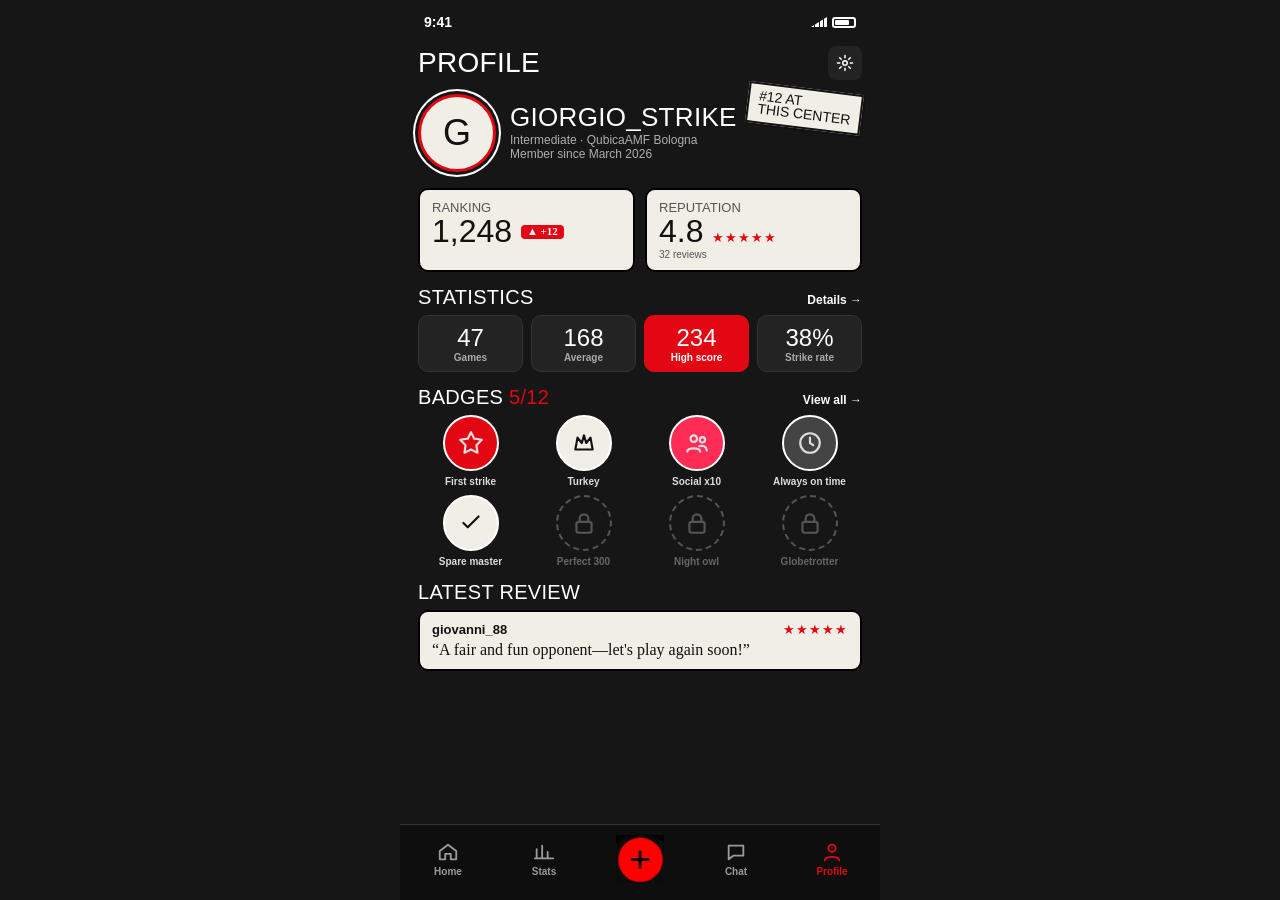
<file: wireframes/04-profile.html>
<!DOCTYPE html>
<html lang="en">
<head>
<meta charset="UTF-8">
<meta name="viewport" content="width=device-width, initial-scale=1, viewport-fit=cover">
<meta name="theme-color" content="#161616">
<link rel="stylesheet" href="style.css">
<style>
  .top { display: flex; justify-content: space-between; align-items: center; padding: 2px 18px 0; }
  .gear { width: 34px; height: 34px; border-radius: 8px; background: var(--dark-2); display: flex; align-items: center; justify-content: center; }
  .hero { display: flex; gap: 14px; align-items: center; margin-top: 14px; position: relative; }
  .av { width: 78px; height: 78px; border-radius: 50%; background: var(--paper); color: var(--ink); border: 3px solid var(--red); box-shadow: 0 0 0 3px var(--dark), 0 0 0 5px var(--white); display: flex; align-items: center; justify-content: center; font-family: var(--display); font-size: 36px; flex-shrink: 0; }
  .hero .sticker { right: 0; top: -6px; font-size: 14px; background: var(--paper); color: var(--ink); transform: rotate(7deg); }
  .kpis { display: flex; gap: 10px; margin-top: 16px; }
  .kpi { flex: 1; padding: 10px 12px; }
  .kpi .l { font-family: var(--display); font-size: 13px; text-transform: uppercase; color: #555; }
  .kpi .n { font-family: var(--display); font-size: 32px; line-height: 1.05; }
  .up { display: inline-block; background: var(--red); color: var(--white); font-family: "Segoe UI"; font-size: 11px; font-weight: 800; padding: 1px 6px; border-radius: 4px; vertical-align: 7px; }
  .stars { color: var(--red); font-size: 13px; letter-spacing: 1px; }
  .grid { display: grid; grid-template-columns: repeat(4, 1fr); gap: 8px; }
  .s { background: var(--dark-2); border-radius: 10px; padding: 8px 4px; text-align: center; border: 1px solid var(--line); }
  .s .n { font-family: var(--display); font-size: 24px; color: var(--white); }
  .s .t { font-size: 10px; color: #aaa; font-weight: 600; }
  .s.hl { background: var(--red); border-color: var(--red); }
  .s.hl .t { color: var(--white); }
  .badges { display: grid; grid-template-columns: repeat(4, 1fr); gap: 8px; }
  .badge { text-align: center; font-size: 10px; font-weight: 700; color: #ddd; }
  .badge .b { width: 56px; height: 56px; margin: 0 auto 5px; border-radius: 50%; border: 2px solid var(--white); display: flex; align-items: center; justify-content: center; }
  .badge .b svg.i { width: 26px; height: 26px; }
  .badge.locked { color: #666; }
  .badge.locked .b { border: 2px dashed #555; color: #555; }
  .fb { padding: 10px 12px; position: relative; }
  .fb .q { font-family: var(--hand); font-size: 16px; line-height: 1.15; margin-top: 4px; }
</style>
</head>
<body class="dark">
<div class="screen">
  <div class="status"><span>9:41</span><span class="icons"><span class="sig"></span><span class="bat"></span></span></div>
  <div class="top"><span class="display" style="font-size:28px">Profile</span><div class="gear"><svg class="i" viewBox="0 0 24 24"><circle cx="12" cy="12" r="3"/><path d="M12 2v3M12 19v3M2 12h3M19 12h3M4.9 4.9l2.1 2.1M17 17l2.1 2.1M4.9 19.1L7 17M17 7l2.1-2.1"/></svg></div></div>

  <div class="content">
    <div class="hero">
      <div class="av">G</div>
      <div>
        <div class="display" style="font-size:26px">giorgio_strike</div>
        <div class="muted" style="margin-top:4px">Intermediate &middot; QubicaAMF Bologna</div>
        <div class="muted">Member since March 2026</div>
      </div>
      <div class="sticker">#12 at<br>this center</div>
    </div>

    <div class="kpis">
      <div class="card kpi"><div class="l">Ranking</div><div class="n">1,248 <span class="up">&#9650; +12</span></div></div>
      <div class="card kpi"><div class="l">Reputation</div><div class="n">4.8 <span class="stars">&#9733;&#9733;&#9733;&#9733;&#9733;</span></div><div style="font-size:10px;color:#555">32 reviews</div></div>
    </div>

    <div class="section-title"><span class="display">Statistics</span><span class="more">Details &rarr;</span></div>
    <div class="grid">
      <div class="s"><div class="n">47</div><div class="t">Games</div></div>
      <div class="s"><div class="n">168</div><div class="t">Average</div></div>
      <div class="s hl"><div class="n">234</div><div class="t">High score</div></div>
      <div class="s"><div class="n">38%</div><div class="t">Strike rate</div></div>
    </div>

    <div class="section-title"><span class="display">Badges <span style="color:var(--red)">5/12</span></span><span class="more">View all &rarr;</span></div>
    <div class="badges">
      <div class="badge"><div class="b" style="background:var(--red)"><svg class="i" viewBox="0 0 24 24"><path d="M12 2l3 6 7 1-5 5 1 7-6-3-6 3 1-7-5-5 7-1z"/></svg></div>First strike</div>
      <div class="badge"><div class="b" style="background:var(--paper);color:var(--ink)"><svg class="i" viewBox="0 0 24 24"><path d="M4 18L6 7l4 5 2-7 2 7 4-5 2 11z"/></svg></div>Turkey</div>
      <div class="badge"><div class="b" style="background:var(--red-hot)"><svg class="i" viewBox="0 0 24 24"><circle cx="9" cy="8" r="3"/><circle cx="17" cy="9" r="2.5"/><path d="M3 20c.5-4 11.5-4 12 0M14 15c3-1 7 0 7 4"/></svg></div>Social x10</div>
      <div class="badge"><div class="b" style="background:#444"><svg class="i" viewBox="0 0 24 24"><circle cx="12" cy="12" r="9"/><path d="M12 7v5l3 2"/></svg></div>Always on time</div>
      <div class="badge"><div class="b" style="background:var(--paper);color:var(--ink)"><svg class="i" viewBox="0 0 24 24"><path d="M5 12l4 4 10-10"/></svg></div>Spare master</div>
      <div class="badge locked"><div class="b"><svg class="i" viewBox="0 0 24 24"><rect x="5" y="11" width="14" height="10" rx="2"/><path d="M8 11V8a4 4 0 0 1 8 0v3"/></svg></div>Perfect 300</div>
      <div class="badge locked"><div class="b"><svg class="i" viewBox="0 0 24 24"><rect x="5" y="11" width="14" height="10" rx="2"/><path d="M8 11V8a4 4 0 0 1 8 0v3"/></svg></div>Night owl</div>
      <div class="badge locked"><div class="b"><svg class="i" viewBox="0 0 24 24"><rect x="5" y="11" width="14" height="10" rx="2"/><path d="M8 11V8a4 4 0 0 1 8 0v3"/></svg></div>Globetrotter</div>
    </div>

    <div class="section-title"><span class="display">Latest review</span></div>
    <div class="card fb">
      <div class="row between"><b style="font-size:13px">giovanni_88</b><span class="stars">&#9733;&#9733;&#9733;&#9733;&#9733;</span></div>
      <div class="q">&ldquo;A fair and fun opponent—let's play again soon!&rdquo;</div>
    </div>
  </div>

  <div class="nav">
    <div onclick="location.href='02-community.html'"><svg class="i" viewBox="0 0 24 24"><path d="M3 11l9-7 9 7v9h-6v-6H9v6H3z"/></svg>Home</div>
    <div><svg class="i" viewBox="0 0 24 24"><path d="M4 19V9M10 19V5M16 19v-7M22 19H2"/></svg>Stats</div>
    <div class="plus" onclick="location.href='03-create.html'"><img src="assets/create-button.png" alt="Create a new game"></div>
    <div><svg class="i" viewBox="0 0 24 24"><path d="M4 5h16v11H9l-5 4z"/></svg>Chat</div>
    <div class="on"><svg class="i" viewBox="0 0 24 24"><circle cx="12" cy="8" r="4"/><path d="M4 21c1-5 15-5 16 0"/></svg>Profile</div>
  </div>
</div>
</body>
</html>
</file>
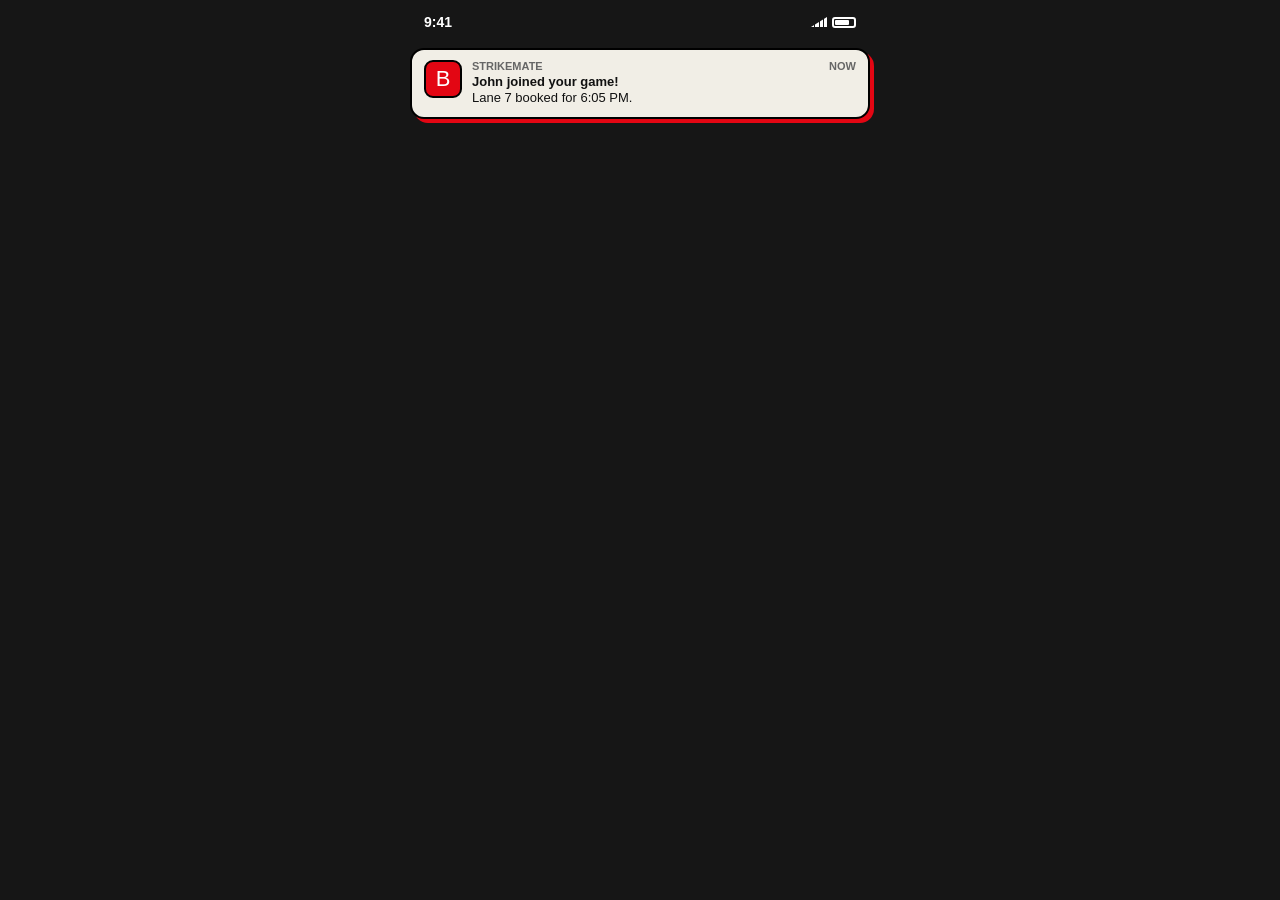
<file: wireframes/05-notification.html>
<!DOCTYPE html>
<html lang="en">
<head>
<meta charset="UTF-8">
<meta name="viewport" content="width=device-width, initial-scale=1, viewport-fit=cover">
<meta name="theme-color" content="#161616">
<link rel="stylesheet" href="style.css">
<style>
  .push { position: absolute; left: 10px; right: 10px; top: max(48px, calc(env(safe-area-inset-top) + 8px)); background: var(--paper); color: var(--ink); border: 2px solid #000; border-radius: 14px; padding: 10px 12px; display: flex; gap: 10px; box-shadow: 4px 4px 0 var(--red); text-decoration: none; }
  .push .app { width: 38px; height: 38px; border-radius: 9px; background: var(--red); color: var(--white); border: 2px solid #000; display: flex; align-items: center; justify-content: center; font-family: var(--display); font-size: 22px; flex-shrink: 0; }
  .push .h { display: flex; justify-content: space-between; font-size: 11px; color: #666; font-weight: 700; text-transform: uppercase; }
  .push .m { font-size: 13px; line-height: 1.25; margin-top: 2px; }
</style>
</head>
<body class="dark">
<div class="screen">
  <div class="status"><span>9:41</span><span class="icons"><span class="sig"></span><span class="bat"></span></span></div>

  <a class="push" href="06-match.html" aria-label="Open the match details">
    <div class="app">B</div>
    <div style="flex:1">
      <div class="h"><span>StrikeMate</span><span>now</span></div>
      <div class="m"><b>John joined your game!</b><br>Lane 7 booked for 6:05 PM.</div>
    </div>
  </a>
</div>
</body>
</html>
</file>
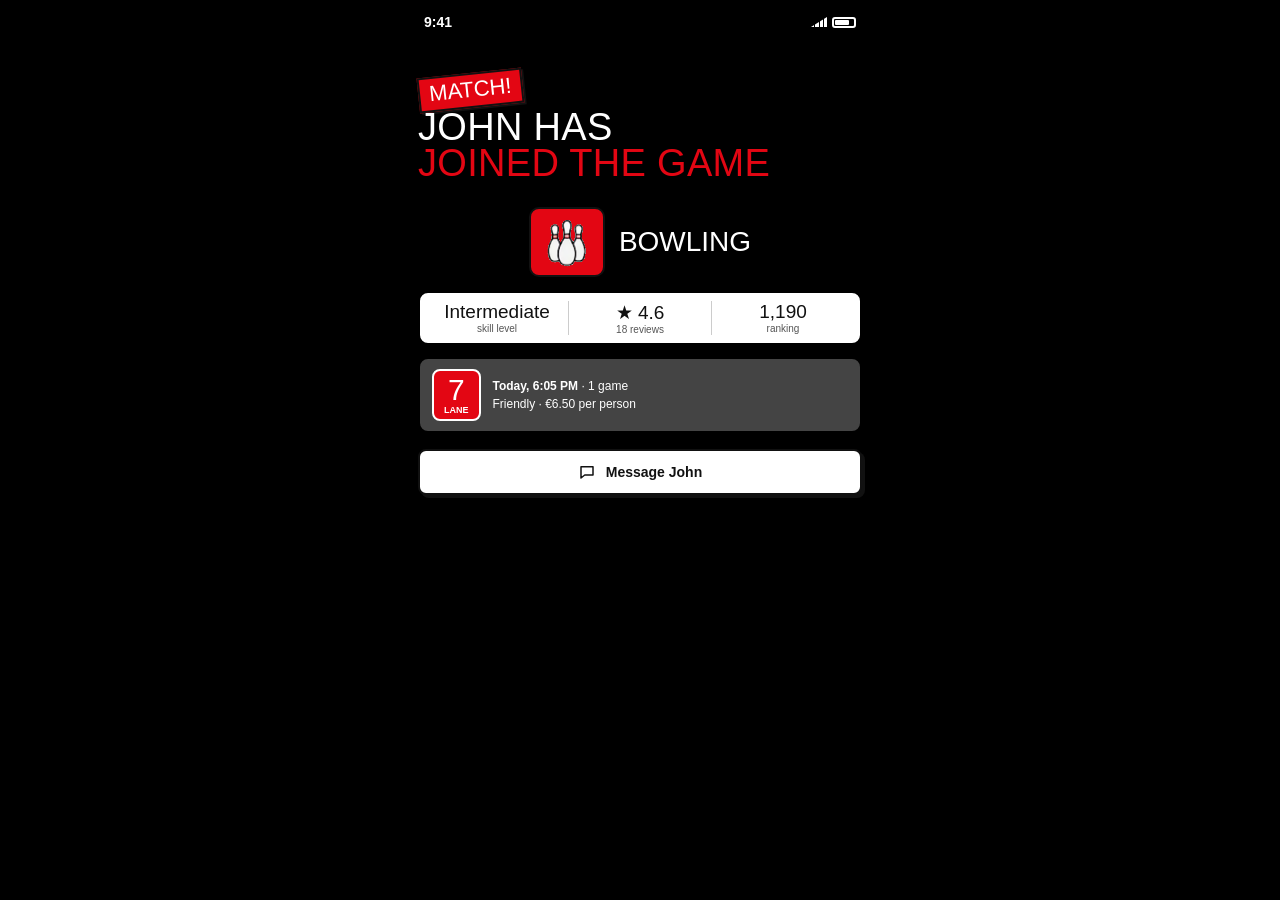
<file: wireframes/06-match.html>
<!DOCTYPE html>
<html lang="en">
<head>
<meta charset="UTF-8">
<meta name="viewport" content="width=device-width, initial-scale=1, viewport-fit=cover">
<meta name="theme-color" content="#000000">
<link rel="stylesheet" href="style.css">
<style>
  body.dark { background: #000; }
  .sheet { position: absolute; left: 0; right: 0; top: 44px; bottom: 0; overflow-y: auto; background: #000; color: var(--white); border-top: 3px solid #000; border-radius: 22px 22px 0 0; padding: 12px 18px calc(24px + env(safe-area-inset-bottom)); }
  .sheet .sticker { left: 18px; top: 26px; font-size: 22px; }
  .headline { font-size: 38px; margin-top: 50px; position: relative; }
  .headline em { font-style: normal; color: var(--red); }

  .game-type { display: flex; align-items: center; justify-content: center; gap: 14px; margin-top: 26px; }
  .game-type img { width: 76px; height: 70px; object-fit: cover; background: var(--red); border: 2px solid var(--ink); border-radius: 10px; }
  .game-type b { font-family: var(--display); font-size: 28px; font-weight: 400; text-transform: uppercase; }

  .who { display: flex; margin-top: 14px; padding: 8px 6px; background: var(--white); }
  .who > div { flex: 1; text-align: center; }
  .who > div + div { border-left: 1px solid #ccc; }
  .who .n { font-family: var(--display); font-size: 19px; }
  .who .t { font-size: 10px; color: #555; }

  .booking { background: #444; color: var(--white); border-radius: 10px; border: 2px solid #000; padding: 10px 12px; margin-top: 12px; display: flex; align-items: center; gap: 12px; text-decoration: none; }
  .booking .lane { background: var(--red); border: 2px solid var(--white); border-radius: 8px; padding: 4px 10px; text-align: center; }
  .booking .lane .n { font-family: var(--display); font-size: 30px; line-height: 1; }
  .booking .lane .t { font-size: 9px; font-weight: 800; text-transform: uppercase; }
  .booking .d { font-size: 12px; line-height: 1.5; }

  .actions { display: flex; flex-direction: column; gap: 10px; margin-top: 16px; }
</style>
</head>
<body class="dark">
<div class="screen">
  <div class="status"><span>9:41</span><span class="icons"><span class="sig"></span><span class="bat"></span></span></div>

  <div class="sheet">
    <div class="sticker">Match!</div>

    <div class="display headline">John has<br><em>joined the game</em></div>

    <div class="game-type">
      <img src="assets/game-pins.png" alt="Bowling pins">
      <b>Bowling</b>
    </div>

    <div class="card who">
      <div><div class="n">Intermediate</div><div class="t">skill level</div></div>
      <div><div class="n">&#9733; 4.6</div><div class="t">18 reviews</div></div>
      <div><div class="n">1,190</div><div class="t">ranking</div></div>
    </div>

    <a class="booking" href="07-gameready.html" aria-label="Lane 7 booking - view game ready and check-in">
      <div class="lane"><div class="n">7</div><div class="t">Lane</div></div>
      <div class="d"><b>Today, 6:05 PM</b> &middot; 1 game<br>Friendly &middot; &euro;6.50 per person<br></div>
    </a>

    <div class="actions">
      <div class="btn"><svg class="i" viewBox="0 0 24 24"><path d="M4 5h16v11H9l-5 4z"/></svg>Message John</div>
    </div>
  </div>
</div>
</body>
</html>
</file>
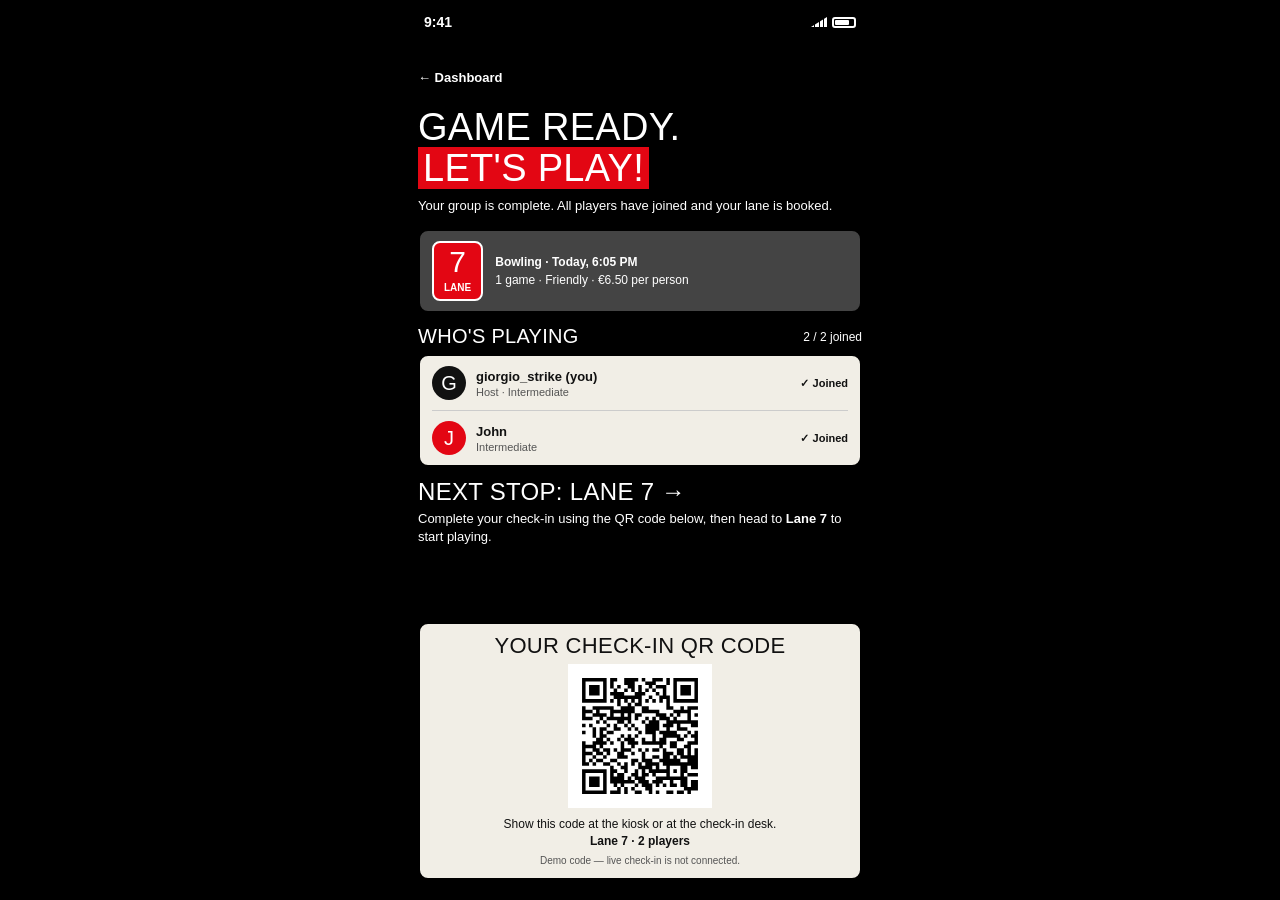
<file: wireframes/07-gameready.html>
<!DOCTYPE html>
<html lang="en">
<head>
<meta charset="UTF-8">
<meta name="viewport" content="width=device-width, initial-scale=1, viewport-fit=cover">
<meta name="theme-color" content="#000000">
<title>Game ready - StrikeMate</title>
<link rel="stylesheet" href="style.css">
<style>
  body.dark { background: #000; }
  .ready { flex: 1; min-height: 0; overflow-y: auto; background: #000; border-top: 3px solid #000; border-radius: 22px 22px 0 0; }
  .ready-inner { min-height: 100%; display: flex; flex-direction: column; gap: 14px; padding: 14px max(18px, env(safe-area-inset-right)) max(20px, env(safe-area-inset-bottom)) max(18px, env(safe-area-inset-left)); }
  .back { align-self: flex-start; color: var(--white); font-size: 13px; font-weight: 700; text-decoration: none; min-height: 32px; display: flex; align-items: center; }
  .headline { font-size: 38px; line-height: calc(.95em + 5px); }
  .headline em { font-style: normal; color: var(--white); background: var(--red); padding: 0 5px; }
  .intro { margin: 8px 0 0; font-size: 13px; line-height: 1.4; }
  .booking { display: flex; align-items: center; gap: 12px; background: #444; border: 2px solid #000; border-radius: 10px; padding: 10px 12px; }
  .lane { background: var(--red); border: 2px solid var(--white); border-radius: 8px; padding: 4px 10px; text-align: center; }
  .lane b { display: block; font-family: var(--display); font-size: 30px; font-weight: 400; line-height: 1; }
  .lane span { font-size: 10px; text-transform: uppercase; font-weight: 800; }
  .booking p { margin: 0; font-size: 12px; line-height: 1.5; }
  .section-heading { display: flex; align-items: center; justify-content: space-between; gap: 8px; margin-bottom: 8px; }
  .section-heading h2 { font-size: 20px; }
  .section-heading span { font-size: 12px; }
  .players { list-style: none; margin: 0; padding: 0 12px; }
  .players li { display: flex; align-items: center; gap: 10px; padding: 10px 0; }
  .players li + li { border-top: 1px solid #ccc; }
  .avatar { width: 34px; height: 34px; flex-shrink: 0; border-radius: 50%; display: flex; align-items: center; justify-content: center; background: var(--ink); color: var(--white); font-family: var(--display); font-size: 20px; }
  .avatar.guest { background: var(--red); }
  .player-name { flex: 1; min-width: 0; font-size: 13px; overflow-wrap: anywhere; }
  .player-name small { display: block; margin-top: 2px; color: #555; font-size: 11px; }
  .joined { font-size: 11px; font-weight: 700; white-space: nowrap; }
  .instructions h2 { font-size: 24px; }
  .instructions p { margin: 6px 0 0; font-size: 13px; line-height: 1.4; }
  .checkin { margin-top: auto; padding: 12px; text-align: center; }
  .checkin h2 { font-size: 22px; }
  .checkin img { display: block; width: 144px; height: 144px; margin: 8px auto; background: var(--white); }
  .checkin p { margin: 0; font-size: 12px; line-height: 1.4; }
  .checkin small { display: block; margin-top: 5px; font-size: 10px; color: #555; }
</style>
</head>
<body class="dark">
<div class="screen">
  <div class="status"><span>9:41</span><span class="icons"><span class="sig"></span><span class="bat"></span></span></div>

  <main class="ready">
    <div class="ready-inner">
      <a class="back" href="02B-community.html">&larr; Dashboard</a>

      <header>
        <h1 class="display headline">Game ready.<br><em>Let's play!</em></h1>
        <p class="intro">Your group is complete. All players have joined and your lane is booked.</p>
      </header>

      <section class="booking" aria-label="Booking details">
        <div class="lane"><b>7</b><span>Lane</span></div>
        <p><b>Bowling &middot; Today, 6:05 PM</b><br>1 game &middot; Friendly &middot; &euro;6.50 per person</p>
      </section>

      <section aria-labelledby="players-title">
        <div class="section-heading">
          <h2 class="display" id="players-title">Who's playing</h2>
          <span>2 / 2 joined</span>
        </div>
        <ul class="card players">
          <li>
            <span class="avatar" aria-hidden="true">G</span>
            <div class="player-name"><b>giorgio_strike (you)</b><small>Host &middot; Intermediate</small></div>
            <span class="joined">&#10003; Joined</span>
          </li>
          <li>
            <span class="avatar guest" aria-hidden="true">J</span>
            <div class="player-name"><b>John</b><small>Intermediate</small></div>
            <span class="joined">&#10003; Joined</span>
          </li>
        </ul>
      </section>

      <section class="instructions" aria-labelledby="next-title">
        <h2 class="display" id="next-title">Next stop: Lane 7 &rarr;</h2>
        <p>Complete your check-in using the QR code below, then head to <b>Lane 7</b> to start playing.</p>
      </section>

      <footer class="card checkin" aria-labelledby="checkin-title">
        <h2 class="display" id="checkin-title">Your check-in QR code</h2>
        <img src="assets/checkin-lane-7.svg" alt="Demo check-in QR code for Lane 7, Giorgio and John" width="144" height="144">
        <p>Show this code at the kiosk or at the check-in desk.<br><b>Lane 7 &middot; 2 players</b></p>
        <small>Demo code &mdash; live check-in is not connected.</small>
      </footer>
    </div>
  </main>
</div>
</body>
</html>
</file>
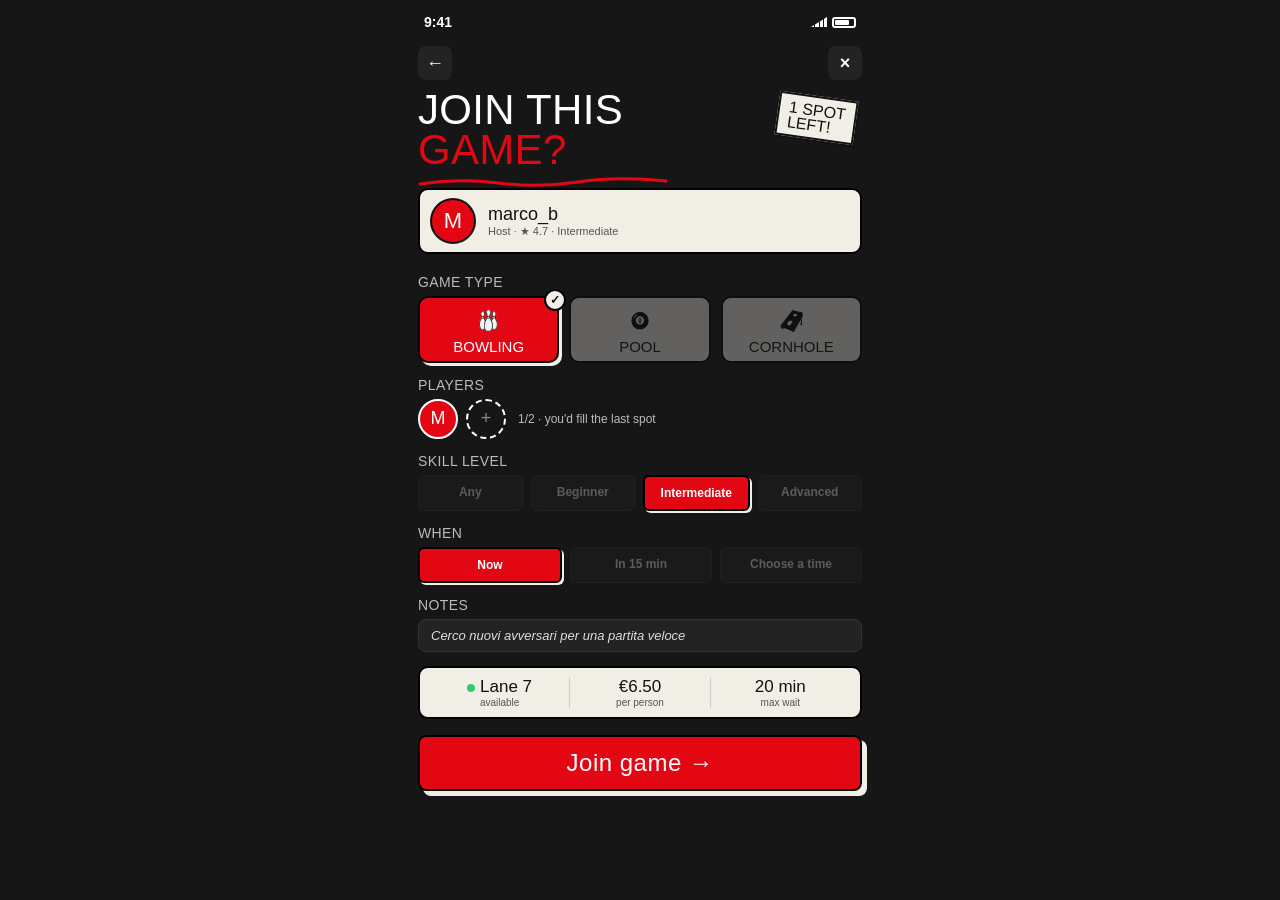
<file: wireframes/08-join.html>
<!DOCTYPE html>
<html lang="en">
<head>
<meta charset="UTF-8">
<meta name="viewport" content="width=device-width, initial-scale=1, viewport-fit=cover">
<meta name="theme-color" content="#161616">
<link rel="stylesheet" href="style.css">
<style>
  .top { display: flex; justify-content: space-between; align-items: center; padding: 2px 18px 0; }
  .top .ib { width: 34px; height: 34px; border-radius: 8px; background: var(--dark-2); display: flex; align-items: center; justify-content: center; font-weight: 700; font-size: 18px; cursor: pointer; }
  .title { position: relative; margin-top: 10px; }
  .title .display { font-size: 42px; }
  .title .display em { font-style: normal; color: var(--red); }
  .title .sticker { right: 6px; top: 6px; font-size: 16px; background: var(--paper); color: var(--ink); transform: rotate(8deg); }

  .label { color: #bbb; }

  .host { display: flex; align-items: center; gap: 12px; padding: 8px 10px; margin-top: 18px; }
  .host .av { width: 46px; height: 46px; border-radius: 50%; border: 2px solid var(--ink); background: var(--red); color: var(--white); display: flex; align-items: center; justify-content: center; font-family: var(--display); font-size: 22px; flex-shrink: 0; }
  .host .name { font-family: var(--display); font-size: 18px; }
  .host .meta { font-size: 11px; color: #555; }

  .modes { display: flex; gap: 10px; }
  .mode { flex: 1; border: 2px solid #000; border-radius: 10px; background: var(--paper); color: var(--ink); padding: 6px; text-align: center; position: relative; }
  .mode img { width: 40px; height: 32px; display: block; object-fit: contain; margin: 0 auto 2px; }
  .mode b { font-family: var(--display); font-weight: 400; font-size: 15px; text-transform: uppercase; display: block; }
  .mode.on { background: var(--red); color: var(--white); box-shadow: 3px 3px 0 var(--paper); }
  .mode .chk { position: absolute; top: -9px; right: -9px; width: 22px; height: 22px; border-radius: 50%; background: var(--paper); color: var(--ink); border: 2px solid #000; font-size: 12px; font-weight: 900; display: none; align-items: center; justify-content: center; }
  .mode.on .chk { display: flex; }
  .mode:not(.on) { opacity: .35; }

  .opt { background: var(--dark-2); color: #ddd; border: 1px solid var(--line); }
  .opt.on { background: var(--red); color: var(--white); border: 2px solid #000; box-shadow: 2px 2px 0 var(--paper); }
  .opt:not(.on) { opacity: .35; }

  .slots { display: flex; gap: 8px; align-items: center; }
  .slot { width: 40px; height: 40px; border-radius: 50%; border: 2px solid var(--white); display: flex; align-items: center; justify-content: center; font-family: var(--display); font-size: 18px; }
  .slot.taken { background: var(--red); }
  .slot.free { border-style: dashed; color: #888; }
  .slots small { font-size: 12px; color: #bbb; margin-left: 4px; }

  .note { border: 1px solid var(--line); border-radius: 8px; background: var(--dark-2); padding: 8px 12px; font-size: 13px; color: #ddd; font-style: italic; }

  .summary { display: flex; padding: 9px 10px; margin: 14px 0 16px; }
  .summary > div { flex: 1; text-align: center; }
  .summary > div + div { border-left: 1px solid #ccc; }
  .summary .n { font-family: var(--display); font-size: 17px; }
  .summary .t { font-size: 10px; color: #555; }

  .btn.big { background: var(--red); color: var(--white); border-color: #000; box-shadow: 5px 5px 0 var(--paper); cursor: pointer; }
</style>
</head>
<body class="dark">
<div class="screen">
  <div class="status"><span>9:41</span><span class="icons"><span class="sig"></span><span class="bat"></span></span></div>
  <div class="top"><div class="ib" onclick="location.href='02-community.html'">&larr;</div><div class="ib" onclick="location.href='02-community.html'">&times;</div></div>

  <div class="content">
    <div class="title">
      <div class="display">Join this<br><em>game?</em></div>
      <div class="sticker">1 spot<br>left!</div>
      <svg class="scribble" style="left:0;top:86px" width="250" height="12" viewBox="0 0 250 12"><path d="M2 8 Q 40 2 80 7 T 160 6 T 248 5"/></svg>
    </div>

    <div class="card host">
      <div class="av">M</div>
      <div>
        <div class="name">marco_b</div>
        <div class="meta">Host &middot; &#9733; 4.7 &middot; Intermediate</div>
      </div>
    </div>

    <div class="label" style="margin-top:20px">Game type</div>
    <div class="modes" aria-label="Game type">
      <div class="mode on"><span class="chk" aria-hidden="true">&#10003;</span><img src="assets/game-pins.png" alt="Bowling pins"><b>Bowling</b></div>
      <div class="mode"><span class="chk" aria-hidden="true">&#10003;</span><img src="assets/game-eight-ball.png" alt="Pool eight ball"><b>Pool</b></div>
      <div class="mode"><span class="chk" aria-hidden="true">&#10003;</span><img src="assets/game-dominoes.png" alt="Cornhole board and bags"><b>Cornhole</b></div>
    </div>

    <div class="label">Players</div>
    <div class="slots" aria-label="1 of 2 players">
      <div class="slot taken">M</div>
      <div class="slot free">+</div>
      <small>1/2 &middot; you'd fill the last spot</small>
    </div>

    <div class="label">Skill level</div>
    <div class="opts" aria-label="Skill level">
      <div class="opt">Any</div>
      <div class="opt">Beginner</div>
      <div class="opt on">Intermediate</div>
      <div class="opt">Advanced</div>
    </div>

    <div class="label">When</div>
    <div class="opts" aria-label="When">
      <div class="opt on">Now</div>
      <div class="opt">In 15 min</div>
      <div class="opt">Choose a time</div>
    </div>

    <div class="label">Notes</div>
    <div class="note">Cerco nuovi avversari per una partita veloce</div>

    <div class="card summary">
      <div><div class="n"><span class="dot green"></span> Lane 7</div><div class="t">available</div></div>
      <div><div class="n">&euro;6.50</div><div class="t">per person</div></div>
      <div><div class="n">20 min</div><div class="t">max wait</div></div>
    </div>

    <div class="btn big" onclick="location.href='07-gameready.html'">Join game &rarr;</div>
  </div>
</div>
</body>
</html>
</file>
<file: wireframes/style.css>
:root {
  --bg: #0E0E0E;
  --dark: #161616;
  --dark-2: #232323;
  --line: #333;
  --paper: #F1EEE6;
  --red: #E30613;
  --red-hot: #FF2D55;
  --red-soft: #FFD6D3;
  --ink: #111;
  --white: #fff;
  --display: Impact, "Arial Narrow Bold", "Arial Black", sans-serif;
  --hand: "Ink Free", "Segoe Print", "Comic Sans MS", cursive;
}

* { box-sizing: border-box; }

[onclick] { cursor: pointer; }

/* Reference viewport: iPhone 16 Pro, 402x874 CSS px */
html, body { width: 100%; height: 100%; }

body {
  margin: 0; height: 100dvh; overflow: hidden;
  font-family: "Segoe UI", Arial, sans-serif; color: var(--ink); background: var(--paper);
  -webkit-tap-highlight-color: transparent;
}
body.dark { background: var(--dark); color: var(--white); }
body.red { background: var(--red); }

.screen { position: relative; height: 100dvh; max-width: 480px; margin: 0 auto; display: flex; flex-direction: column; overflow: hidden; }
.content {
  flex: 1; overflow-y: auto; scrollbar-width: none;
  padding: 0 max(18px, env(safe-area-inset-right)) 12px max(18px, env(safe-area-inset-left));
}
.content::-webkit-scrollbar { display: none; }

/* Real touch devices: drop the fake status bar and respect the notch / Dynamic Island */
@media (pointer: coarse) {
  .status { display: none; }
  .screen { padding-top: env(safe-area-inset-top); }
}

.status {
  height: 44px; flex-shrink: 0; display: flex; justify-content: space-between; align-items: center;
  padding: 0 24px; font-weight: 700; font-size: 14px;
}
.status .icons { display: flex; gap: 5px; align-items: center; }
.status .sig { width: 16px; height: 10px; background: linear-gradient(90deg, currentColor 20%, transparent 20% 27%, currentColor 27% 47%, transparent 47% 54%, currentColor 54% 74%, transparent 74% 81%, currentColor 81%); clip-path: polygon(0 100%, 100% 0, 100% 100%); }
.status .bat { width: 24px; height: 11px; border: 2px solid currentColor; border-radius: 3px; position: relative; }
.status .bat::after { content: ""; position: absolute; inset: 1px 5px 1px 1px; background: currentColor; border-radius: 1px; }

.display { font-family: var(--display); text-transform: uppercase; letter-spacing: .3px; line-height: .95; font-weight: 400; margin: 0; }
.hand { font-family: var(--hand); font-weight: 700; }

.section-title { display: flex; justify-content: space-between; align-items: baseline; margin: 16px 0 8px; }
.section-title .display { font-size: 20px; }
.section-title .more { font-size: 12px; font-weight: 700; }

.label { font-family: var(--display); font-size: 14px; text-transform: uppercase; letter-spacing: .4px; margin: 14px 0 6px; }

.card { background: var(--paper); color: var(--ink); border: 2px solid var(--ink); border-radius: 10px; }
.dark .card { border-color: #000; }

.btn {
  display: flex; align-items: center; justify-content: center; gap: 10px;
  border: 2px solid var(--ink); border-radius: 8px; box-shadow: 3px 3px 0 var(--ink);
  padding: 12px; background: var(--white); color: var(--ink); font-weight: 700; font-size: 14px;
}
.btn.red { background: var(--red); color: var(--white); }
.btn.black { background: var(--ink); color: var(--white); }
.btn.big { font-family: var(--display); font-size: 24px; font-weight: 400; letter-spacing: .5px; padding: 12px; box-shadow: 5px 5px 0 var(--ink); }
.btn.join { padding: 6px 14px; font-family: var(--display); font-weight: 400; font-size: 15px; box-shadow: 2px 2px 0 var(--ink); background: var(--red); color: var(--white); }

.opt {
  flex: 1; text-align: center; border: 2px solid var(--ink); border-radius: 6px; background: var(--white);
  padding: 9px 4px; font-size: 12px; font-weight: 600;
}
.opt.on { background: var(--red); color: var(--white); font-weight: 800; box-shadow: 2px 2px 0 var(--ink); }
.opts { display: flex; gap: 8px; }

.sticker {
  position: absolute; font-family: var(--display); text-transform: uppercase; line-height: .95;
  padding: 5px 9px; border: 2px solid var(--ink); background: var(--red); color: var(--white);
  transform: rotate(-6deg); box-shadow: 2px 2px 0 var(--ink);
}

.row { display: flex; align-items: center; gap: 10px; }
.between { justify-content: space-between; }
.muted { opacity: .65; font-size: 12px; }
.dot { display: inline-block; width: 8px; height: 8px; border-radius: 50%; background: var(--red); }
.dot.green { background: #2ECC71; }

svg.i { width: 18px; height: 18px; fill: none; stroke: currentColor; stroke-width: 2; stroke-linecap: round; stroke-linejoin: round; flex-shrink: 0; }
svg.scribble { position: absolute; fill: none; stroke: var(--red); stroke-width: 3; stroke-linecap: round; stroke-linejoin: round; }

.nav {
  min-height: 76px; flex-shrink: 0; display: flex; align-items: center; background: var(--bg);
  border-top: 1px solid var(--line); color: #9a9a9a; padding-bottom: max(8px, env(safe-area-inset-bottom));
}
.nav div { flex: 1; display: flex; flex-direction: column; align-items: center; gap: 3px; font-size: 10px; font-weight: 600; }
.nav svg.i { width: 22px; height: 22px; }
.nav .on { color: var(--red); }
.nav .plus img { display: block; width: 48px; height: 48px; object-fit: contain; }
</file>
